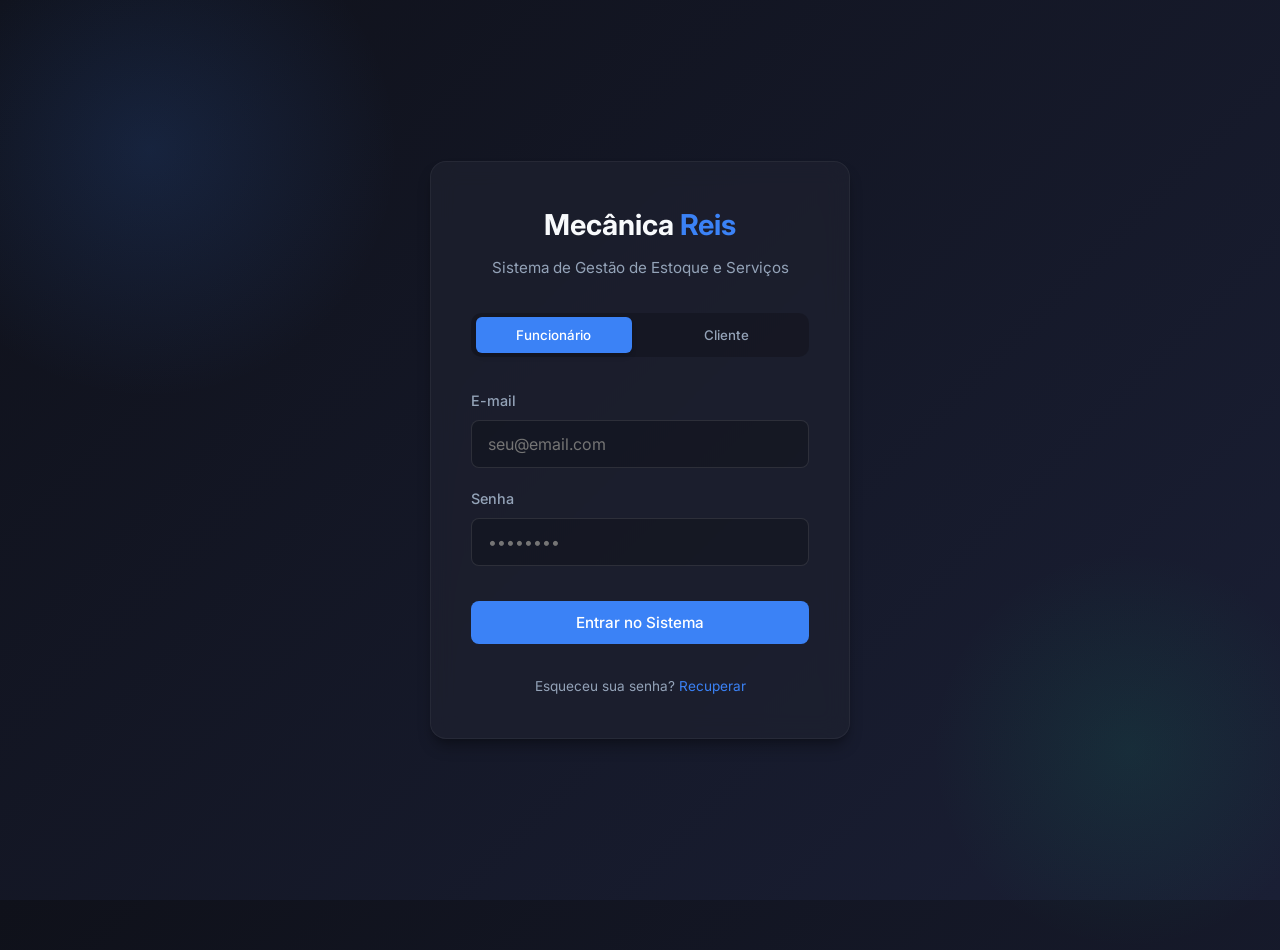
<file: index.html>
<!DOCTYPE html>
<html lang="pt-BR">
<head>
    <meta charset="UTF-8">
    <meta name="viewport" content="width=device-width, initial-scale=1.0">
    <title>Login - Mecânica Reis</title>
    <link rel="stylesheet" href="css/global.css">
    <style>
        .login-page {
            display: flex;
            align-items: center;
            justify-content: center;
            min-height: 100vh;
            background: linear-gradient(135deg, var(--bg-primary) 0%, #1a1f35 100%);
            position: relative;
            overflow: hidden;
        }

        /* Decorative background elements */
        .login-page::before {
            content: '';
            position: absolute;
            width: 500px;
            height: 500px;
            background: radial-gradient(circle, rgba(59, 130, 246, 0.15) 0%, rgba(0, 0, 0, 0) 70%);
            top: -100px;
            left: -100px;
            border-radius: 50%;
        }

        .login-page::after {
            content: '';
            position: absolute;
            width: 400px;
            height: 400px;
            background: radial-gradient(circle, rgba(16, 185, 129, 0.1) 0%, rgba(0, 0, 0, 0) 70%);
            bottom: -50px;
            right: -50px;
            border-radius: 50%;
        }

        .login-container {
            width: 100%;
            max-width: 420px;
            padding: 2.5rem;
            position: relative;
            z-index: 1;
        }

        .login-header {
            text-align: center;
            margin-bottom: 2rem;
        }

        .login-header h1 {
            font-size: 1.8rem;
            font-weight: 700;
            color: var(--text-primary);
            margin-bottom: 0.5rem;
        }

        .login-header h1 span {
            color: var(--accent-primary);
        }

        .login-header p {
            color: var(--text-secondary);
            font-size: 0.95rem;
        }

        .role-selector {
            display: flex;
            gap: 1rem;
            margin-bottom: 2rem;
            background: rgba(0, 0, 0, 0.2);
            padding: 0.3rem;
            border-radius: 10px;
        }

        .role-btn {
            flex: 1;
            padding: 0.6rem;
            text-align: center;
            border: none;
            background: transparent;
            color: var(--text-secondary);
            cursor: pointer;
            border-radius: 6px;
            transition: var(--transition);
            font-weight: 500;
        }

        .role-btn.active {
            background: var(--accent-primary);
            color: white;
            box-shadow: var(--shadow-sm);
        }
    </style>
</head>
<body class="login-page">

    <div class="login-container glass">
        <div class="login-header">
            <h1>Mecânica <span>Reis</span></h1>
            <p>Sistema de Gestão de Estoque e Serviços</p>
        </div>

        <div class="role-selector">
            <button class="role-btn active" id="btn-funcionario">Funcionário</button>
            <button class="role-btn" id="btn-cliente">Cliente</button>
        </div>

        <form id="login-form">
            <div class="form-group">
                <label for="email">E-mail</label>
                <input type="email" id="email" class="form-control" placeholder="seu@email.com" required>
            </div>
            
            <div class="form-group">
                <label for="password">Senha</label>
                <input type="password" id="password" class="form-control" placeholder="••••••••" required>
            </div>

            <button type="submit" class="btn btn-primary w-100 mt-2" onclick="login(event)">
                Entrar no Sistema
            </button>
        </form>

        <p class="text-center mt-4 text-secondary" style="font-size: 0.85rem; color: var(--text-secondary);">
            Esqueceu sua senha? <a href="#" style="color: var(--accent-primary); text-decoration: none;">Recuperar</a>
        </p>
    </div>

    <script src="js/main.js"></script>
    <script>
        // Interação simples de aba na tela de login
        const btnFunc = document.getElementById('btn-funcionario');
        const btnCliente = document.getElementById('btn-cliente');

        btnFunc.addEventListener('click', () => {
            btnFunc.classList.add('active');
            btnCliente.classList.remove('active');
        });

        btnCliente.addEventListener('click', () => {
            btnCliente.classList.add('active');
            btnFunc.classList.remove('active');
        });

        function login(event) {
            event.preventDefault();
            
            // Simulação de login: Verifica qual perfil está selecionado
            if (btnFunc.classList.contains('active')) {
                // Se for funcionário, vai para o painel de gestão
                window.location.href = 'pages/dashboard.html';
            } else {
                // Se for cliente, vai para a página restrita do cliente
                window.location.href = 'pages/cliente-servicos.html';
            }
        }
    </script>
</body>
</html>
</file>
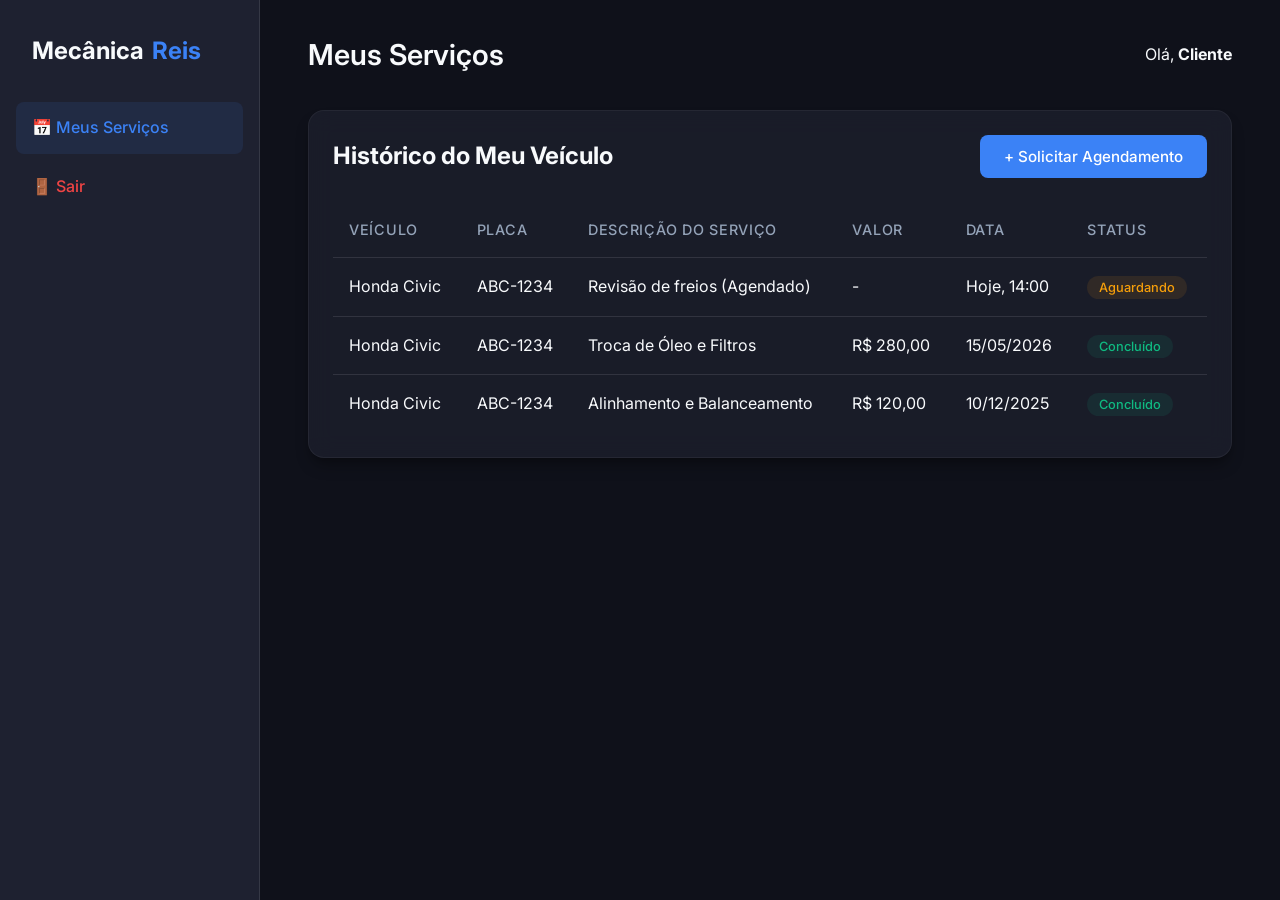
<file: pages/cliente-servicos.html>
<!DOCTYPE html>
<html lang="pt-BR">
<head>
    <meta charset="UTF-8">
    <meta name="viewport" content="width=device-width, initial-scale=1.0">
    <title>Meus Serviços - Mecânica Reis</title>
    <link rel="stylesheet" href="../css/global.css">
    <style>
        .services-header {
            display: flex;
            justify-content: space-between;
            align-items: center;
            margin-bottom: 1.5rem;
        }

        .services-list {
            background: var(--bg-card);
            border-radius: 16px;
            padding: 1.5rem;
            border: 1px solid var(--glass-border);
        }

        /* Modal Styles */
        .modal-overlay {
            position: fixed;
            top: 0;
            left: 0;
            width: 100%;
            height: 100%;
            background: rgba(0, 0, 0, 0.6);
            backdrop-filter: blur(4px);
            display: flex;
            align-items: center;
            justify-content: center;
            z-index: 1000;
            opacity: 0;
            pointer-events: none;
            transition: var(--transition);
        }

        .modal-overlay.active {
            opacity: 1;
            pointer-events: auto;
        }

        .modal-content {
            background: var(--bg-secondary);
            width: 100%;
            max-width: 500px;
            border-radius: 16px;
            padding: 2rem;
            border: 1px solid var(--border-color);
            box-shadow: var(--shadow-md);
            transform: translateY(20px);
            transition: var(--transition);
        }

        .modal-overlay.active .modal-content {
            transform: translateY(0);
        }

        .modal-header {
            display: flex;
            justify-content: space-between;
            align-items: center;
            margin-bottom: 1.5rem;
            border-bottom: 1px solid var(--border-color);
            padding-bottom: 1rem;
        }

        .modal-close {
            background: transparent;
            border: none;
            color: var(--text-secondary);
            font-size: 1.5rem;
            cursor: pointer;
        }

        .modal-close:hover {
            color: var(--danger);
        }
    </style>
</head>
<body>

<div class="app-container">
    <!-- Sidebar Exclusiva do Cliente -->
    <aside class="sidebar">
        <a href="#" class="sidebar-logo">
            Mecânica<span>Reis</span>
        </a>
        <ul class="nav-menu">
            <li><a href="cliente-servicos.html" class="nav-link active">📅 Meus Serviços</a></li>
            <li><a href="../index.html" class="nav-link" style="margin-top: auto; color: var(--danger);">🚪 Sair</a></li>
        </ul>
    </aside>

    <!-- Main Content -->
    <main class="main-content">
        <div class="page-header">
            <h1 class="page-title">Meus Serviços</h1>
            <div class="user-info">
                <span>Olá, <strong>Cliente</strong></span>
            </div>
        </div>

        <div class="services-list glass">
            <div class="services-header">
                <h2>Histórico do Meu Veículo</h2>
                <button class="btn btn-primary" onclick="openModal()">+ Solicitar Agendamento</button>
            </div>

            <div class="table-container">
                <table>
                    <thead>
                        <tr>
                            <th>Veículo</th>
                            <th>Placa</th>
                            <th>Descrição do Serviço</th>
                            <th>Valor</th>
                            <th>Data</th>
                            <th>Status</th>
                        </tr>
                    </thead>
                    <tbody>
                        <tr>
                            <td>Honda Civic</td>
                            <td>ABC-1234</td>
                            <td>Revisão de freios (Agendado)</td>
                            <td>-</td>
                            <td>Hoje, 14:00</td>
                            <td><span class="badge badge-warning">Aguardando</span></td>
                        </tr>
                        <tr>
                            <td>Honda Civic</td>
                            <td>ABC-1234</td>
                            <td>Troca de Óleo e Filtros</td>
                            <td>R$ 280,00</td>
                            <td>15/05/2026</td>
                            <td><span class="badge badge-success">Concluído</span></td>
                        </tr>
                        <tr>
                            <td>Honda Civic</td>
                            <td>ABC-1234</td>
                            <td>Alinhamento e Balanceamento</td>
                            <td>R$ 120,00</td>
                            <td>10/12/2025</td>
                            <td><span class="badge badge-success">Concluído</span></td>
                        </tr>
                    </tbody>
                </table>
            </div>
        </div>
    </main>
</div>

<!-- Modal Solicitar Agendamento -->
<div class="modal-overlay" id="agendamento-modal">
    <div class="modal-content">
        <div class="modal-header">
            <h3>Solicitar Agendamento</h3>
            <button class="modal-close" onclick="closeModal()">&times;</button>
        </div>
        <form onsubmit="salvarAgendamento(event)">
            <div class="form-group">
                <label>Selecione seu Veículo</label>
                <select class="form-control" required>
                    <option value="">-- Escolha --</option>
                    <option value="civic">Honda Civic (ABC-1234)</option>
                </select>
            </div>
            <div class="form-group">
                <label>Preferência de Data e Hora</label>
                <input type="datetime-local" class="form-control" required>
            </div>
            <div class="form-group">
                <label>Descreva o Problema ou Serviço (Ex: Revisão, Barulho)</label>
                <textarea class="form-control" rows="3" placeholder="Qual o problema do veículo?" required></textarea>
            </div>
            <div style="display: flex; justify-content: flex-end; gap: 1rem; margin-top: 1.5rem;">
                <button type="button" class="btn btn-outline" onclick="closeModal()">Cancelar</button>
                <button type="submit" class="btn btn-primary">Enviar Solicitação</button>
            </div>
        </form>
    </div>
</div>

<script src="../js/main.js"></script>
<script>
    function openModal() {
        document.getElementById('agendamento-modal').classList.add('active');
    }

    function closeModal() {
        document.getElementById('agendamento-modal').classList.remove('active');
    }

    function salvarAgendamento(event) {
        event.preventDefault();
        alert('Sua solicitação de agendamento foi enviada para a oficina! Entraremos em contato em breve.');
        closeModal();
    }
</script>
</body>
</html>
</file>
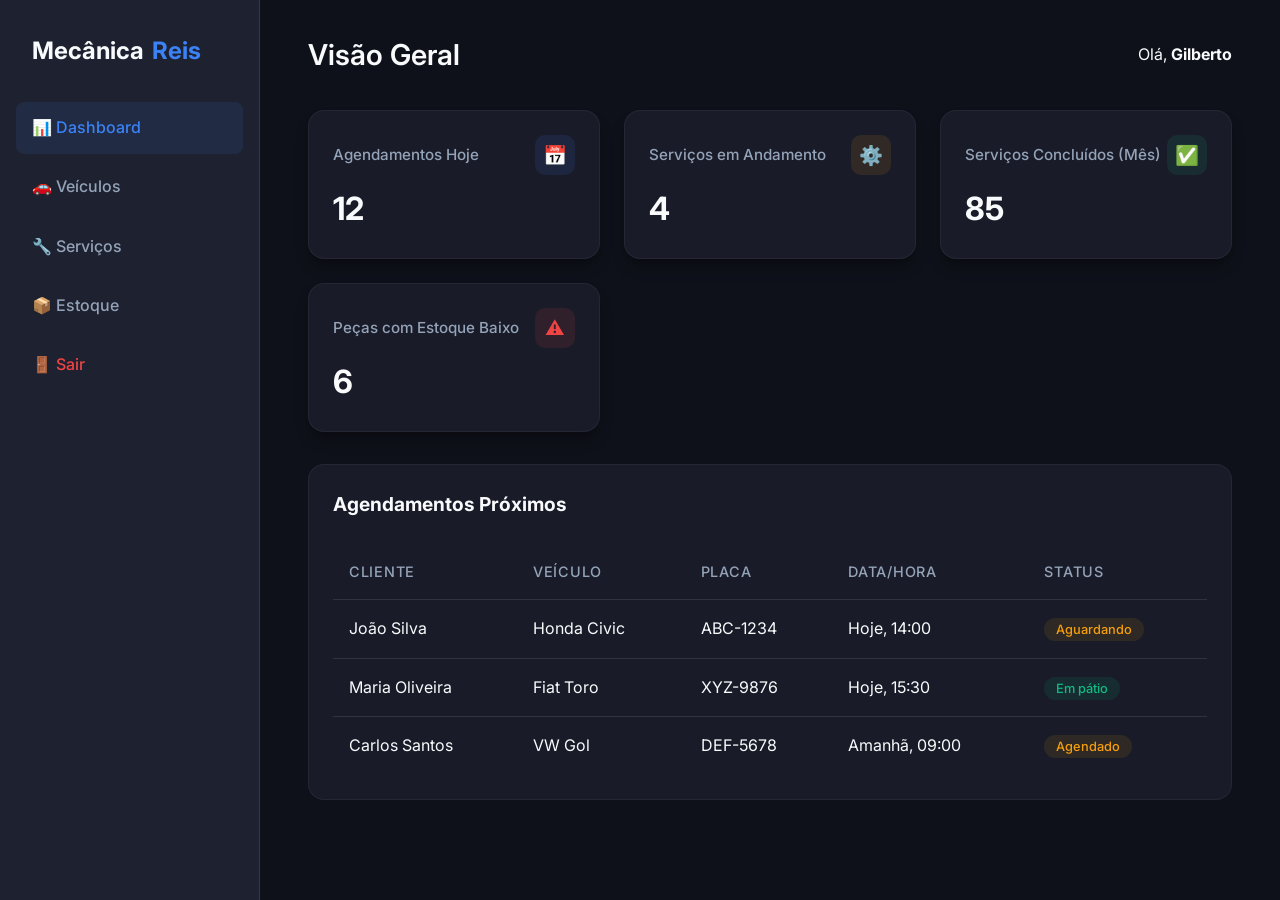
<file: pages/dashboard.html>
<!DOCTYPE html>
<html lang="pt-BR">
<head>
    <meta charset="UTF-8">
    <meta name="viewport" content="width=device-width, initial-scale=1.0">
    <title>Dashboard - Mecânica Reis</title>
    <link rel="stylesheet" href="../css/global.css">
    <style>
        .dashboard-cards {
            display: grid;
            grid-template-columns: repeat(auto-fit, minmax(250px, 1fr));
            gap: 1.5rem;
            margin-bottom: 2rem;
        }

        .stat-card {
            padding: 1.5rem;
            display: flex;
            flex-direction: column;
            gap: 0.5rem;
        }

        .stat-card-header {
            display: flex;
            justify-content: space-between;
            align-items: center;
            color: var(--text-secondary);
            font-size: 0.95rem;
            font-weight: 500;
        }

        .stat-card-value {
            font-size: 2rem;
            font-weight: 700;
            color: var(--text-primary);
        }

        .stat-icon {
            width: 40px;
            height: 40px;
            border-radius: 10px;
            display: flex;
            align-items: center;
            justify-content: center;
            font-size: 1.2rem;
        }
        
        .icon-blue { background: rgba(59, 130, 246, 0.1); color: var(--accent-primary); }
        .icon-green { background: rgba(16, 185, 129, 0.1); color: var(--success); }
        .icon-yellow { background: rgba(245, 158, 11, 0.1); color: var(--warning); }
        .icon-red { background: rgba(239, 68, 68, 0.1); color: var(--danger); }

        .recent-section {
            background: var(--bg-card);
            border-radius: 16px;
            padding: 1.5rem;
            border: 1px solid var(--glass-border);
        }
    </style>
</head>
<body>

<div class="app-container">
    <!-- Sidebar -->
    <aside class="sidebar">
        <a href="dashboard.html" class="sidebar-logo">
            Mecânica<span>Reis</span>
        </a>
        <ul class="nav-menu">
            <li><a href="dashboard.html" class="nav-link active">📊 Dashboard</a></li>
            <li><a href="veiculos.html" class="nav-link">🚗 Veículos</a></li>
            <li><a href="servicos.html" class="nav-link">🔧 Serviços</a></li>
            <li><a href="estoque.html" class="nav-link">📦 Estoque</a></li>
            <li><a href="../index.html" class="nav-link" style="margin-top: auto; color: var(--danger);">🚪 Sair</a></li>
        </ul>
    </aside>

    <!-- Main Content -->
    <main class="main-content">
        <div class="page-header">
            <h1 class="page-title">Visão Geral</h1>
            <div class="user-info">
                <span>Olá, <strong>Gilberto</strong></span>
            </div>
        </div>

        <div class="dashboard-cards">
            <!-- Card 1 -->
            <div class="stat-card glass" onclick="window.location.href='servicos.html'" style="cursor: pointer;" title="Ir para Serviços">
                <div class="stat-card-header">
                    <span>Agendamentos Hoje</span>
                    <div class="stat-icon icon-blue">📅</div>
                </div>
                <div class="stat-card-value">12</div>
            </div>

            <!-- Card 2 -->
            <div class="stat-card glass" onclick="window.location.href='servicos.html'" style="cursor: pointer;" title="Ir para Serviços">
                <div class="stat-card-header">
                    <span>Serviços em Andamento</span>
                    <div class="stat-icon icon-yellow">⚙️</div>
                </div>
                <div class="stat-card-value">4</div>
            </div>

            <!-- Card 3 -->
            <div class="stat-card glass" onclick="window.location.href='servicos.html'" style="cursor: pointer;" title="Ir para Serviços">
                <div class="stat-card-header">
                    <span>Serviços Concluídos (Mês)</span>
                    <div class="stat-icon icon-green">✅</div>
                </div>
                <div class="stat-card-value">85</div>
            </div>

            <!-- Card 4 -->
            <div class="stat-card glass" onclick="window.location.href='estoque.html'" style="cursor: pointer;" title="Ir para Estoque">
                <div class="stat-card-header">
                    <span>Peças com Estoque Baixo</span>
                    <div class="stat-icon icon-red">⚠️</div>
                </div>
                <div class="stat-card-value">6</div>
            </div>
        </div>

        <!-- Recent Activity Table -->
        <div class="recent-section">
            <h2 style="margin-bottom: 1.5rem; font-size: 1.2rem;">Agendamentos Próximos</h2>
            <div class="table-container">
                <table>
                    <thead>
                        <tr>
                            <th>Cliente</th>
                            <th>Veículo</th>
                            <th>Placa</th>
                            <th>Data/Hora</th>
                            <th>Status</th>
                        </tr>
                    </thead>
                    <tbody>
                        <tr>
                            <td>João Silva</td>
                            <td>Honda Civic</td>
                            <td>ABC-1234</td>
                            <td>Hoje, 14:00</td>
                            <td><span class="badge badge-warning">Aguardando</span></td>
                        </tr>
                        <tr>
                            <td>Maria Oliveira</td>
                            <td>Fiat Toro</td>
                            <td>XYZ-9876</td>
                            <td>Hoje, 15:30</td>
                            <td><span class="badge badge-success">Em pátio</span></td>
                        </tr>
                        <tr>
                            <td>Carlos Santos</td>
                            <td>VW Gol</td>
                            <td>DEF-5678</td>
                            <td>Amanhã, 09:00</td>
                            <td><span class="badge badge-warning">Agendado</span></td>
                        </tr>
                    </tbody>
                </table>
            </div>
        </div>
    </main>
</div>

<script src="../js/main.js"></script>
</body>
</html>
</file>
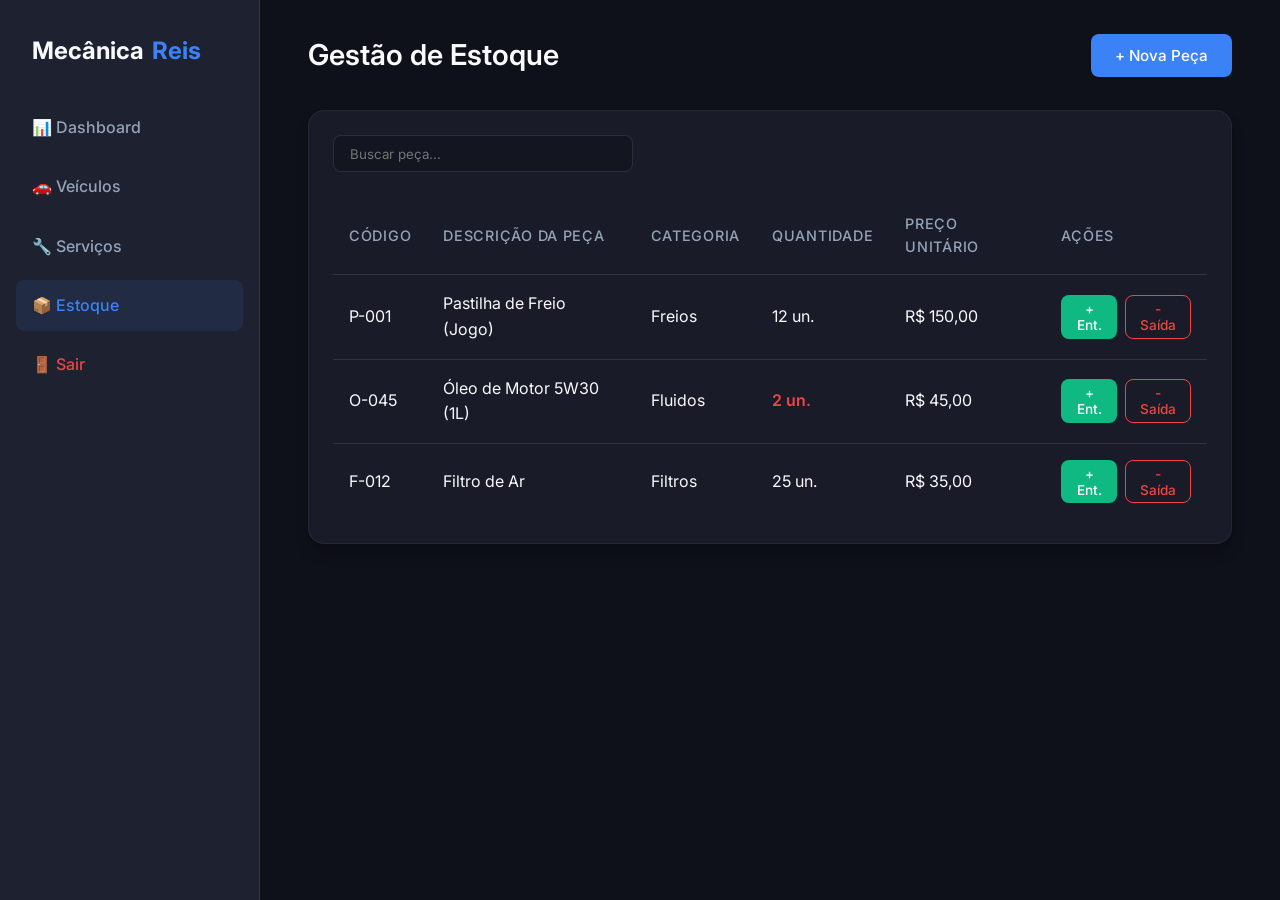
<file: pages/estoque.html>
<!DOCTYPE html>
<html lang="pt-BR">
<head>
    <meta charset="UTF-8">
    <meta name="viewport" content="width=device-width, initial-scale=1.0">
    <title>Estoque - Mecânica Reis</title>
    <link rel="stylesheet" href="../css/global.css">
    <style>
        .stock-header {
            display: flex;
            justify-content: space-between;
            align-items: center;
            margin-bottom: 1.5rem;
        }

        .stock-list {
            background: var(--bg-card);
            border-radius: 16px;
            padding: 1.5rem;
            border: 1px solid var(--glass-border);
        }

        .search-bar {
            padding: 0.6rem 1rem;
            border-radius: 8px;
            border: 1px solid var(--border-color);
            background: rgba(0,0,0,0.2);
            color: white;
            width: 300px;
        }

        .action-buttons {
            display: flex;
            gap: 0.5rem;
        }

        .btn-icon {
            padding: 0.3rem 0.6rem;
            font-size: 0.85rem;
        }

        /* Modal Styles reused from global context or specific here */
        .modal-overlay {
            position: fixed;
            top: 0;
            left: 0;
            width: 100%;
            height: 100%;
            background: rgba(0, 0, 0, 0.6);
            backdrop-filter: blur(4px);
            display: flex;
            align-items: center;
            justify-content: center;
            z-index: 1000;
            opacity: 0;
            pointer-events: none;
            transition: var(--transition);
        }

        .modal-overlay.active {
            opacity: 1;
            pointer-events: auto;
        }

        .modal-content {
            background: var(--bg-secondary);
            width: 100%;
            max-width: 400px;
            border-radius: 16px;
            padding: 2rem;
            border: 1px solid var(--border-color);
            box-shadow: var(--shadow-md);
            transform: translateY(20px);
            transition: var(--transition);
        }

        .modal-overlay.active .modal-content {
            transform: translateY(0);
        }

        .modal-header {
            display: flex;
            justify-content: space-between;
            align-items: center;
            margin-bottom: 1.5rem;
            border-bottom: 1px solid var(--border-color);
            padding-bottom: 1rem;
        }

        .modal-close {
            background: transparent;
            border: none;
            color: var(--text-secondary);
            font-size: 1.5rem;
            cursor: pointer;
        }

        .low-stock {
            color: var(--danger);
            font-weight: 600;
        }
    </style>
</head>
<body>

<div class="app-container">
    <!-- Sidebar -->
    <aside class="sidebar">
        <a href="dashboard.html" class="sidebar-logo">
            Mecânica<span>Reis</span>
        </a>
        <ul class="nav-menu">
            <li><a href="dashboard.html" class="nav-link">📊 Dashboard</a></li>
            <li><a href="veiculos.html" class="nav-link">🚗 Veículos</a></li>
            <li><a href="servicos.html" class="nav-link">🔧 Serviços</a></li>
            <li><a href="estoque.html" class="nav-link active">📦 Estoque</a></li>
            <li><a href="../index.html" class="nav-link" style="margin-top: auto; color: var(--danger);">🚪 Sair</a></li>
        </ul>
    </aside>

    <!-- Main Content -->
    <main class="main-content">
        <div class="page-header">
            <h1 class="page-title">Gestão de Estoque</h1>
            <button class="btn btn-primary">+ Nova Peça</button>
        </div>

        <div class="stock-list glass">
            <div class="stock-header">
                <input type="text" class="search-bar" placeholder="Buscar peça...">
            </div>

            <div class="table-container">
                <table>
                    <thead>
                        <tr>
                            <th>Código</th>
                            <th>Descrição da Peça</th>
                            <th>Categoria</th>
                            <th>Quantidade</th>
                            <th>Preço Unitário</th>
                            <th>Ações</th>
                        </tr>
                    </thead>
                    <tbody>
                        <tr>
                            <td>P-001</td>
                            <td>Pastilha de Freio (Jogo)</td>
                            <td>Freios</td>
                            <td>12 un.</td>
                            <td>R$ 150,00</td>
                            <td>
                                <div class="action-buttons">
                                    <button class="btn btn-success btn-icon" onclick="openModal('entrada', 'Pastilha de Freio')">+ Ent.</button>
                                    <button class="btn btn-outline btn-icon" style="color: var(--danger); border-color: var(--danger);" onclick="openModal('saida', 'Pastilha de Freio')">- Saída</button>
                                </div>
                            </td>
                        </tr>
                        <tr>
                            <td>O-045</td>
                            <td>Óleo de Motor 5W30 (1L)</td>
                            <td>Fluidos</td>
                            <td class="low-stock">2 un.</td>
                            <td>R$ 45,00</td>
                            <td>
                                <div class="action-buttons">
                                    <button class="btn btn-success btn-icon" onclick="openModal('entrada', 'Óleo de Motor')">+ Ent.</button>
                                    <button class="btn btn-outline btn-icon" style="color: var(--danger); border-color: var(--danger);" onclick="openModal('saida', 'Óleo de Motor')">- Saída</button>
                                </div>
                            </td>
                        </tr>
                        <tr>
                            <td>F-012</td>
                            <td>Filtro de Ar</td>
                            <td>Filtros</td>
                            <td>25 un.</td>
                            <td>R$ 35,00</td>
                            <td>
                                <div class="action-buttons">
                                    <button class="btn btn-success btn-icon" onclick="openModal('entrada', 'Filtro de Ar')">+ Ent.</button>
                                    <button class="btn btn-outline btn-icon" style="color: var(--danger); border-color: var(--danger);" onclick="openModal('saida', 'Filtro de Ar')">- Saída</button>
                                </div>
                            </td>
                        </tr>
                    </tbody>
                </table>
            </div>
        </div>
    </main>
</div>

<!-- Modal Movimentação -->
<div class="modal-overlay" id="movimentacao-modal">
    <div class="modal-content">
        <div class="modal-header">
            <h3 id="modal-title">Movimentação</h3>
            <button class="modal-close" onclick="closeModal()">&times;</button>
        </div>
        <form onsubmit="salvarMovimentacao(event)">
            <p id="modal-peca-nome" style="margin-bottom: 1rem; color: var(--text-secondary);"></p>
            
            <div class="form-group">
                <label>Quantidade</label>
                <input type="number" class="form-control" placeholder="Ex: 5" min="1" required>
            </div>
            <div class="form-group">
                <label>Observação (Opcional)</label>
                <input type="text" class="form-control" placeholder="Motivo...">
            </div>
            
            <div style="display: flex; justify-content: flex-end; gap: 1rem; margin-top: 1.5rem;">
                <button type="button" class="btn btn-outline" onclick="closeModal()">Cancelar</button>
                <button type="submit" class="btn btn-primary" id="btn-confirm-mov">Confirmar</button>
            </div>
        </form>
    </div>
</div>

<script src="../js/main.js"></script>
<script>
    function openModal(tipo, pecaNome) {
        const modal = document.getElementById('movimentacao-modal');
        const title = document.getElementById('modal-title');
        const pecaLabel = document.getElementById('modal-peca-nome');
        const btnConfirm = document.getElementById('btn-confirm-mov');

        if (tipo === 'entrada') {
            title.textContent = 'Entrada de Estoque';
            btnConfirm.className = 'btn btn-success';
        } else {
            title.textContent = 'Baixa no Estoque';
            btnConfirm.className = 'btn btn-primary';
            btnConfirm.style.backgroundColor = 'var(--danger)';
        }

        pecaLabel.textContent = `Peça: ${pecaNome}`;
        modal.classList.add('active');
    }

    function closeModal() {
        document.getElementById('movimentacao-modal').classList.remove('active');
    }

    function salvarMovimentacao(event) {
        event.preventDefault();
        alert('Estoque atualizado com sucesso! (Simulação)');
        closeModal();
    }
</script>
</body>
</html>
</file>
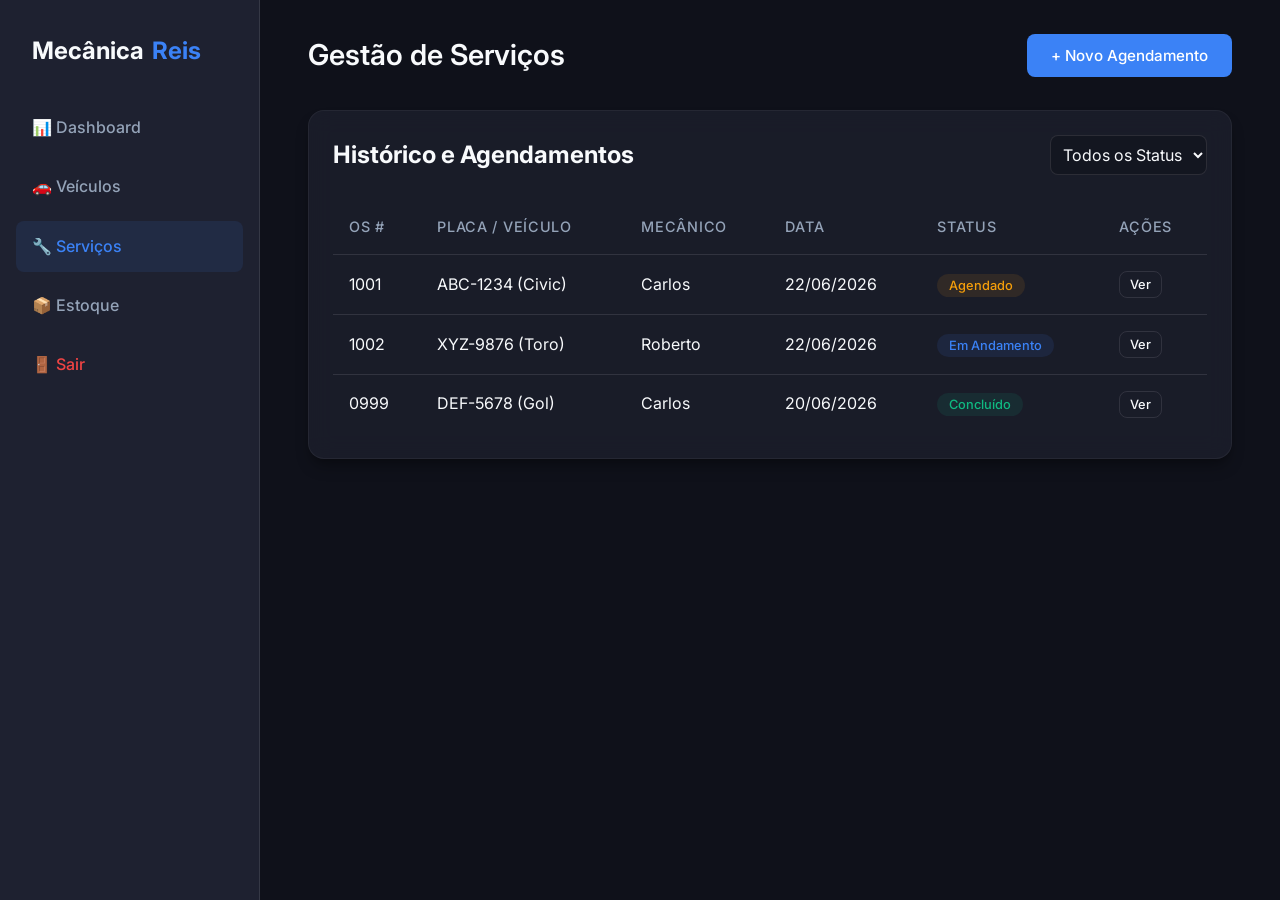
<file: pages/servicos.html>
<!DOCTYPE html>
<html lang="pt-BR">
<head>
    <meta charset="UTF-8">
    <meta name="viewport" content="width=device-width, initial-scale=1.0">
    <title>Serviços - Mecânica Reis</title>
    <link rel="stylesheet" href="../css/global.css">
    <style>
        .services-header {
            display: flex;
            justify-content: space-between;
            align-items: center;
            margin-bottom: 1.5rem;
        }

        .services-list {
            background: var(--bg-card);
            border-radius: 16px;
            padding: 1.5rem;
            border: 1px solid var(--glass-border);
        }

        /* Modal Styles */
        .modal-overlay {
            position: fixed;
            top: 0;
            left: 0;
            width: 100%;
            height: 100%;
            background: rgba(0, 0, 0, 0.6);
            backdrop-filter: blur(4px);
            display: flex;
            align-items: center;
            justify-content: center;
            z-index: 1000;
            opacity: 0;
            pointer-events: none;
            transition: var(--transition);
        }

        .modal-overlay.active {
            opacity: 1;
            pointer-events: auto;
        }

        .modal-content {
            background: var(--bg-secondary);
            width: 100%;
            max-width: 500px;
            border-radius: 16px;
            padding: 2rem;
            border: 1px solid var(--border-color);
            box-shadow: var(--shadow-md);
            transform: translateY(20px);
            transition: var(--transition);
        }

        .modal-overlay.active .modal-content {
            transform: translateY(0);
        }

        .modal-header {
            display: flex;
            justify-content: space-between;
            align-items: center;
            margin-bottom: 1.5rem;
            border-bottom: 1px solid var(--border-color);
            padding-bottom: 1rem;
        }

        .modal-close {
            background: transparent;
            border: none;
            color: var(--text-secondary);
            font-size: 1.5rem;
            cursor: pointer;
        }

        .modal-close:hover {
            color: var(--danger);
        }
    </style>
</head>
<body>

<div class="app-container">
    <!-- Sidebar -->
    <aside class="sidebar">
        <a href="dashboard.html" class="sidebar-logo">
            Mecânica<span>Reis</span>
        </a>
        <ul class="nav-menu">
            <li><a href="dashboard.html" class="nav-link">📊 Dashboard</a></li>
            <li><a href="veiculos.html" class="nav-link">🚗 Veículos</a></li>
            <li><a href="servicos.html" class="nav-link active">🔧 Serviços</a></li>
            <li><a href="estoque.html" class="nav-link">📦 Estoque</a></li>
            <li><a href="../index.html" class="nav-link" style="margin-top: auto; color: var(--danger);">🚪 Sair</a></li>
        </ul>
    </aside>

    <!-- Main Content -->
    <main class="main-content">
        <div class="page-header">
            <h1 class="page-title">Gestão de Serviços</h1>
            <button class="btn btn-primary" onclick="openModal()">+ Novo Agendamento</button>
        </div>

        <div class="services-list glass">
            <div class="services-header">
                <h2>Histórico e Agendamentos</h2>
                <div style="display: flex; gap: 1rem;">
                    <select class="form-control" style="width: auto; padding: 0.5rem;">
                        <option>Todos os Status</option>
                        <option>Agendado</option>
                        <option>Em Andamento</option>
                        <option>Concluído</option>
                    </select>
                </div>
            </div>

            <div class="table-container">
                <table>
                    <thead>
                        <tr>
                            <th>OS #</th>
                            <th>Placa / Veículo</th>
                            <th>Mecânico</th>
                            <th>Data</th>
                            <th>Status</th>
                            <th>Ações</th>
                        </tr>
                    </thead>
                    <tbody>
                        <tr>
                            <td>1001</td>
                            <td>ABC-1234 (Civic)</td>
                            <td>Carlos</td>
                            <td>22/06/2026</td>
                            <td><span class="badge badge-warning">Agendado</span></td>
                            <td><button class="btn btn-outline" style="padding: 0.3rem 0.6rem; font-size: 0.8rem;">Ver</button></td>
                        </tr>
                        <tr>
                            <td>1002</td>
                            <td>XYZ-9876 (Toro)</td>
                            <td>Roberto</td>
                            <td>22/06/2026</td>
                            <td><span class="badge badge-success" style="background: rgba(59, 130, 246, 0.1); color: var(--accent-primary);">Em Andamento</span></td>
                            <td><button class="btn btn-outline" style="padding: 0.3rem 0.6rem; font-size: 0.8rem;">Ver</button></td>
                        </tr>
                        <tr>
                            <td>0999</td>
                            <td>DEF-5678 (Gol)</td>
                            <td>Carlos</td>
                            <td>20/06/2026</td>
                            <td><span class="badge badge-success">Concluído</span></td>
                            <td><button class="btn btn-outline" style="padding: 0.3rem 0.6rem; font-size: 0.8rem;">Ver</button></td>
                        </tr>
                    </tbody>
                </table>
            </div>
        </div>
    </main>
</div>

<!-- Modal Novo Agendamento -->
<div class="modal-overlay" id="agendamento-modal">
    <div class="modal-content">
        <div class="modal-header">
            <h3>Novo Agendamento</h3>
            <button class="modal-close" onclick="closeModal()">&times;</button>
        </div>
        <form onsubmit="salvarAgendamento(event)">
            <div class="form-group">
                <label>Placa do Veículo (Cadastrado)</label>
                <input type="text" class="form-control" placeholder="ABC-1234" required style="text-transform: uppercase;">
            </div>
            <div class="form-group">
                <label>Data e Hora</label>
                <input type="datetime-local" class="form-control" required>
            </div>
            <div class="form-group">
                <label>Descrição do Problema</label>
                <textarea class="form-control" rows="3" placeholder="Ex: Barulho no freio..." required></textarea>
            </div>
            <div style="display: flex; justify-content: flex-end; gap: 1rem; margin-top: 1.5rem;">
                <button type="button" class="btn btn-outline" onclick="closeModal()">Cancelar</button>
                <button type="submit" class="btn btn-primary">Confirmar Agendamento</button>
            </div>
        </form>
    </div>
</div>

<script src="../js/main.js"></script>
<script>
    function openModal() {
        document.getElementById('agendamento-modal').classList.add('active');
    }

    function closeModal() {
        document.getElementById('agendamento-modal').classList.remove('active');
    }

    function salvarAgendamento(event) {
        event.preventDefault();
        alert('Agendamento realizado com sucesso! (Simulação)');
        closeModal();
    }
</script>
</body>
</html>
</file>
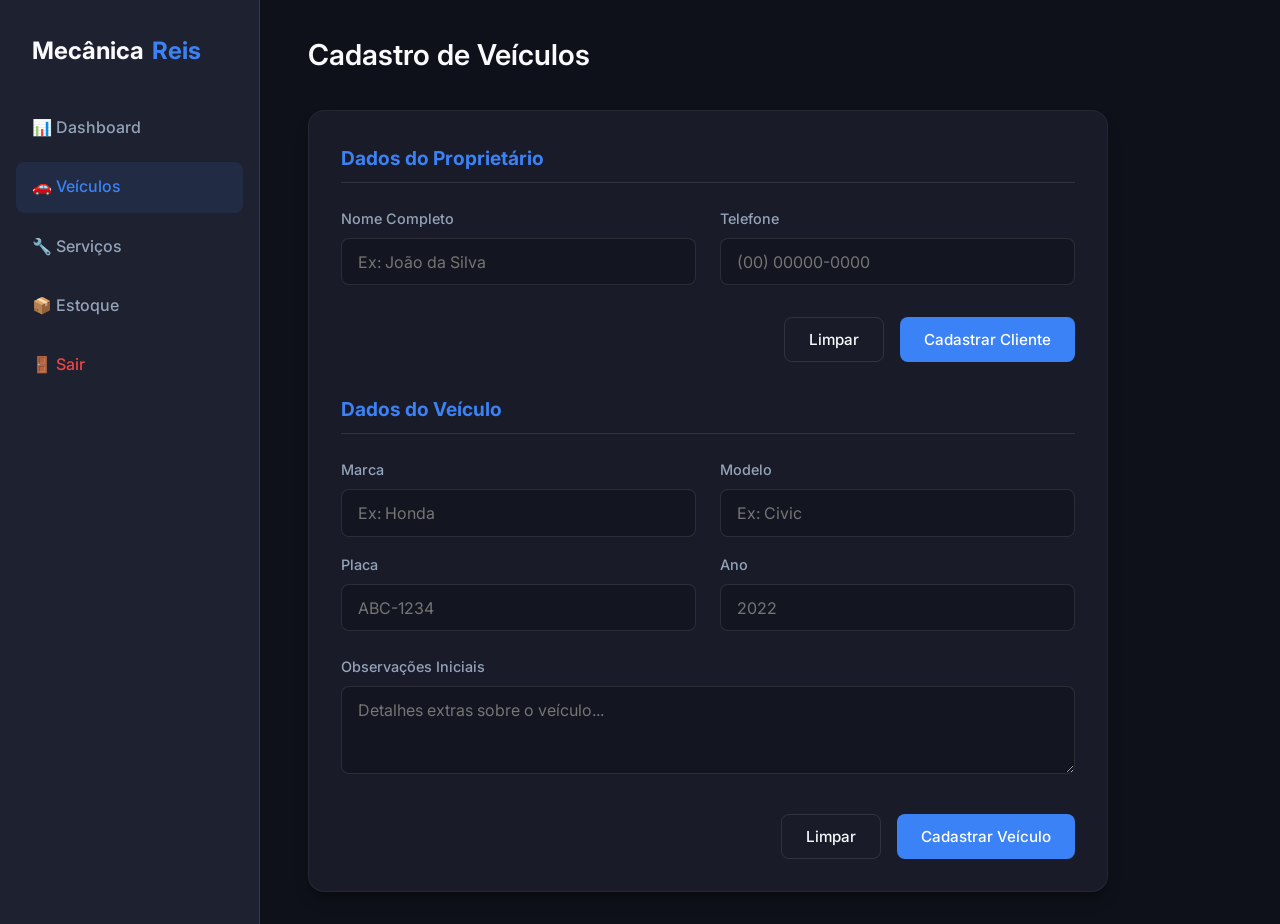
<file: pages/veiculos.html>
<!DOCTYPE html>
<html lang="pt-BR">

<head>
    <meta charset="UTF-8">
    <meta name="viewport" content="width=device-width, initial-scale=1.0">
    <title>Veículos - Mecânica Reis</title>
    <link rel="stylesheet" href="../css/global.css">
    <style>
        .form-section {
            background: var(--bg-card);
            border-radius: 16px;
            padding: 2rem;
            border: 1px solid var(--glass-border);
            max-width: 800px;
        }

        .form-row {
            display: flex;
            gap: 1.5rem;
            margin-bottom: 1rem;
        }

        .form-row .form-group {
            flex: 1;
            margin-bottom: 0;
        }

        .section-title {
            margin-bottom: 1.5rem;
            font-size: 1.2rem;
            color: var(--accent-primary);
            border-bottom: 1px solid var(--border-color);
            padding-bottom: 0.5rem;
        }
    </style>
</head>

<body>

    <div class="app-container">
        <!-- Sidebar -->
        <aside class="sidebar">
            <a href="dashboard.html" class="sidebar-logo">
                Mecânica<span>Reis</span>
            </a>
            <ul class="nav-menu">
                <li><a href="dashboard.html" class="nav-link">📊 Dashboard</a></li>
                <li><a href="veiculos.html" class="nav-link active">🚗 Veículos</a></li>
                <li><a href="servicos.html" class="nav-link">🔧 Serviços</a></li>
                <li><a href="estoque.html" class="nav-link">📦 Estoque</a></li>
                <li><a href="../index.html" class="nav-link" style="margin-top: auto; color: var(--danger);">🚪 Sair</a>
                </li>
            </ul>
        </aside>

        <!-- Main Content -->
        <main class="main-content">
            <div class="page-header">
                <h1 class="page-title">Cadastro de Veículos</h1>
            </div>

            <div class="form-section glass">
                <form id="cliente-form" onsubmit="salvarCliente(event)">
                    <h2 class="section-title">Dados do Proprietário</h2>
                    <div class="form-row">
                        <div class="form-group">
                            <label for="nome-dono">Nome Completo</label>
                            <input type="text" id="nome-dono" class="form-control" placeholder="Ex: João da Silva"
                                required>
                        </div>
                        <div class="form-group">
                            <label for="telefone">Telefone</label>
                            <input type="text" id="telefone" class="form-control" placeholder="(00) 00000-0000"
                                required>
                        </div>
                    </div>

                    <div style="display: flex; justify-content: flex-end; gap: 1rem; margin-top: 2rem;">
                        <button type="button" class="btn btn-outline"
                            onclick="document.getElementById('cliente-form').reset()">Limpar</button>
                        <button type="submit" class="btn btn-primary">Cadastrar Cliente</button>
                    </div>
                </form>
                <form id="veiculo-form" onsubmit="salvarVeiculo(event)">



                    <h2 class="section-title mt-4">Dados do Veículo</h2>
                    <div class="form-row">
                        <div class="form-group">
                            <label for="marca">Marca</label>
                            <input type="text" id="marca" class="form-control" placeholder="Ex: Honda" required>
                        </div>
                        <div class="form-group">
                            <label for="modelo">Modelo</label>
                            <input type="text" id="modelo" class="form-control" placeholder="Ex: Civic" required>
                        </div>
                    </div>

                    <div class="form-row">
                        <div class="form-group">
                            <label for="placa">Placa</label>
                            <input type="text" id="placa" class="form-control" placeholder="ABC-1234" required
                                style="text-transform: uppercase;">
                        </div>
                        <div class="form-group">
                            <label for="ano">Ano</label>
                            <input type="number" id="ano" class="form-control" placeholder="2022" required>
                        </div>
                    </div>

                    <div class="form-group mt-3">
                        <label for="obs">Observações Iniciais</label>
                        <textarea id="obs" class="form-control" rows="3"
                            placeholder="Detalhes extras sobre o veículo..."></textarea>
                    </div>

                    <div style="display: flex; justify-content: flex-end; gap: 1rem; margin-top: 2rem;">
                        <button type="button" class="btn btn-outline"
                            onclick="document.getElementById('veiculo-form').reset()">Limpar</button>
                        <button type="submit" class="btn btn-primary">Cadastrar Veículo</button>
                    </div>
                </form>
            </div>
        </main>
    </div>

    <script src="../js/main.js"></script>
    <script src="../js/cliente.js"></script>
    <script>
        function salvarVeiculo(event) {
            event.preventDefault();
            alert('Veículo cadastrado com sucesso! (Simulação)');
            document.getElementById('veiculo-form').reset();
        }
    </script>
</body>

</html>
</file>
<file: css/global.css>
@import url('https://fonts.googleapis.com/css2?family=Inter:wght@300;400;500;600;700&display=swap');

:root {
  /* Colors */
  --bg-primary: #0f111a;
  --bg-secondary: #1e2130;
  --bg-card: rgba(30, 33, 48, 0.7);
  
  --text-primary: #f8fafc;
  --text-secondary: #94a3b8;
  
  --accent-primary: #3b82f6;
  --accent-hover: #2563eb;
  --success: #10b981;
  --danger: #ef4444;
  --warning: #f59e0b;

  --border-color: rgba(255, 255, 255, 0.1);
  --glass-border: rgba(255, 255, 255, 0.05);

  /* Shadows */
  --shadow-sm: 0 4px 6px -1px rgba(0, 0, 0, 0.1), 0 2px 4px -1px rgba(0, 0, 0, 0.06);
  --shadow-md: 0 10px 15px -3px rgba(0, 0, 0, 0.3), 0 4px 6px -2px rgba(0, 0, 0, 0.15);
  
  /* Transitions */
  --transition: all 0.3s ease;
}

* {
  margin: 0;
  padding: 0;
  box-sizing: border-box;
  font-family: 'Inter', sans-serif;
}

body {
  background-color: var(--bg-primary);
  color: var(--text-primary);
  line-height: 1.6;
  min-height: 100vh;
  display: flex;
  flex-direction: column;
}

/* Glassmorphism utility */
.glass {
  background: var(--bg-card);
  backdrop-filter: blur(12px);
  -webkit-backdrop-filter: blur(12px);
  border: 1px solid var(--glass-border);
  box-shadow: var(--shadow-md);
  border-radius: 16px;
}

/* Buttons */
.btn {
  display: inline-flex;
  align-items: center;
  justify-content: center;
  padding: 0.75rem 1.5rem;
  border-radius: 8px;
  font-weight: 500;
  font-size: 0.95rem;
  cursor: pointer;
  transition: var(--transition);
  border: none;
  outline: none;
  gap: 0.5rem;
  text-decoration: none;
}

.btn-primary {
  background-color: var(--accent-primary);
  color: white;
}

.btn-primary:hover {
  background-color: var(--accent-hover);
  transform: translateY(-2px);
  box-shadow: 0 4px 12px rgba(59, 130, 246, 0.4);
}

.btn-success {
  background-color: var(--success);
  color: white;
}

.btn-success:hover {
  background-color: #059669;
  transform: translateY(-2px);
  box-shadow: 0 4px 12px rgba(16, 185, 129, 0.4);
}

.btn-outline {
  background-color: transparent;
  color: var(--text-primary);
  border: 1px solid var(--border-color);
}

.btn-outline:hover {
  background-color: rgba(255, 255, 255, 0.05);
}

/* Forms */
.form-group {
  margin-bottom: 1.2rem;
}

.form-group label {
  display: block;
  margin-bottom: 0.5rem;
  color: var(--text-secondary);
  font-size: 0.9rem;
  font-weight: 500;
}

.form-control {
  width: 100%;
  padding: 0.8rem 1rem;
  background-color: rgba(0, 0, 0, 0.2);
  border: 1px solid var(--border-color);
  border-radius: 8px;
  color: var(--text-primary);
  font-size: 1rem;
  transition: var(--transition);
}

.form-control:focus {
  outline: none;
  border-color: var(--accent-primary);
  box-shadow: 0 0 0 3px rgba(59, 130, 246, 0.2);
}

/* Layout */
.app-container {
  display: flex;
  min-height: 100vh;
}

/* Sidebar */
.sidebar {
  width: 260px;
  background-color: var(--bg-secondary);
  border-right: 1px solid var(--border-color);
  padding: 2rem 1rem;
  display: flex;
  flex-direction: column;
}

.sidebar-logo {
  font-size: 1.5rem;
  font-weight: 700;
  color: var(--text-primary);
  margin-bottom: 2rem;
  padding: 0 1rem;
  display: flex;
  align-items: center;
  gap: 0.5rem;
  text-decoration: none;
}

.sidebar-logo span {
  color: var(--accent-primary);
}

.nav-menu {
  list-style: none;
  display: flex;
  flex-direction: column;
  gap: 0.5rem;
}

.nav-link {
  display: flex;
  align-items: center;
  gap: 1rem;
  padding: 0.8rem 1rem;
  color: var(--text-secondary);
  text-decoration: none;
  border-radius: 8px;
  transition: var(--transition);
  font-weight: 500;
}

.nav-link:hover, .nav-link.active {
  background-color: rgba(59, 130, 246, 0.1);
  color: var(--accent-primary);
}

/* Main Content */
.main-content {
  flex: 1;
  padding: 2rem 3rem;
  overflow-y: auto;
}

.page-header {
  display: flex;
  justify-content: space-between;
  align-items: center;
  margin-bottom: 2rem;
}

.page-title {
  font-size: 1.8rem;
  font-weight: 600;
}

/* Tables */
.table-container {
  width: 100%;
  overflow-x: auto;
}

table {
  width: 100%;
  border-collapse: collapse;
  text-align: left;
}

th, td {
  padding: 1rem;
  border-bottom: 1px solid var(--border-color);
}

th {
  color: var(--text-secondary);
  font-weight: 500;
  font-size: 0.9rem;
  text-transform: uppercase;
  letter-spacing: 0.05em;
}

tr:last-child td {
  border-bottom: none;
}

tbody tr {
  transition: var(--transition);
}

tbody tr:hover {
  background-color: rgba(255, 255, 255, 0.02);
}

/* Badges */
.badge {
  padding: 0.25rem 0.75rem;
  border-radius: 9999px;
  font-size: 0.8rem;
  font-weight: 500;
}

.badge-success { background: rgba(16, 185, 129, 0.1); color: var(--success); }
.badge-warning { background: rgba(245, 158, 11, 0.1); color: var(--warning); }
.badge-danger { background: rgba(239, 68, 68, 0.1); color: var(--danger); }

/* Utility Classes */
.text-center { text-align: center; }
.mt-1 { margin-top: 0.5rem; }
.mt-2 { margin-top: 1rem; }
.mt-3 { margin-top: 1.5rem; }
.mt-4 { margin-top: 2rem; }
.mb-4 { margin-bottom: 2rem; }
.w-100 { width: 100%; }
</file>
